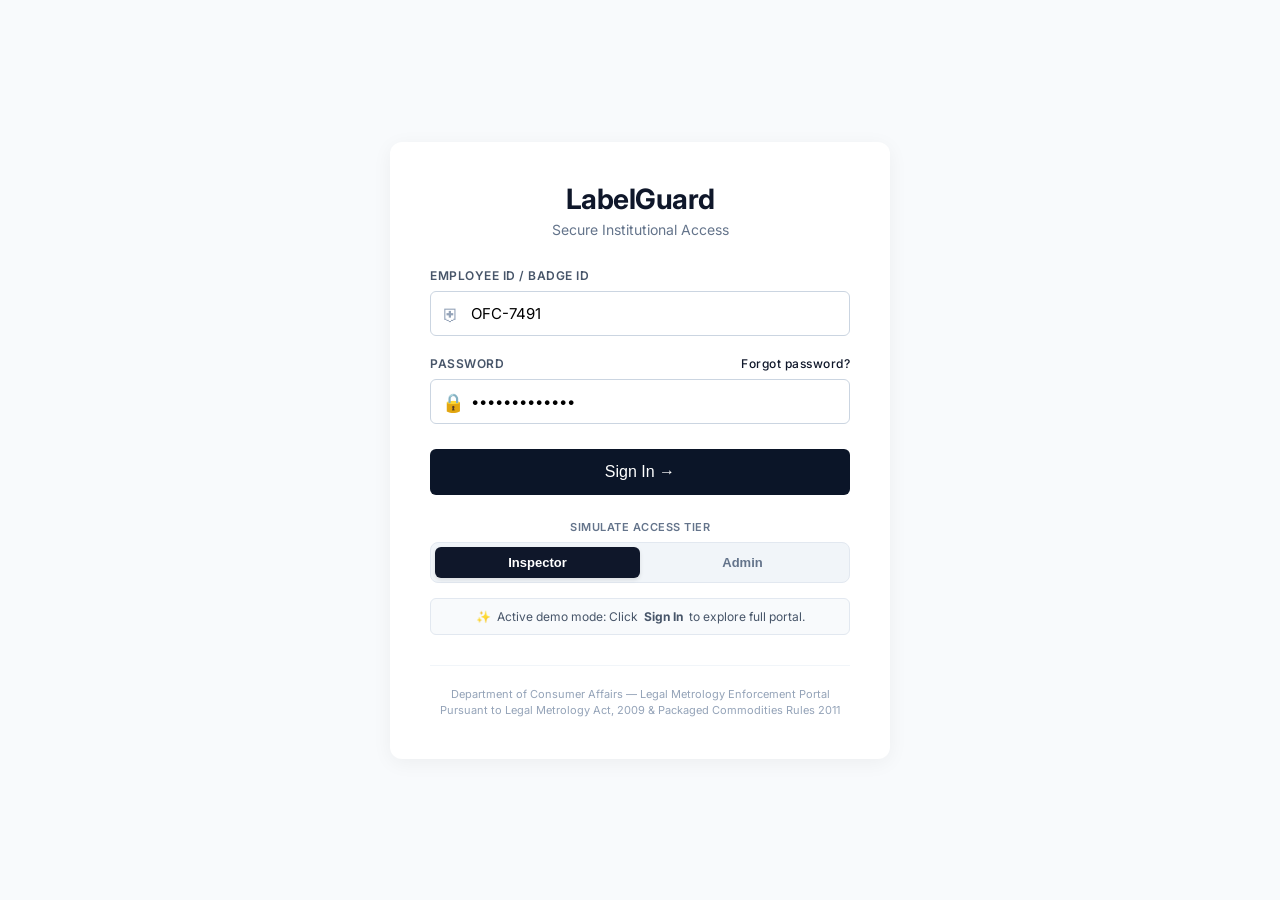
<file: index.html>
<!DOCTYPE html>
<html lang="en">
<head>
    <meta charset="UTF-8">
    <meta name="viewport" content="width=device-width, initial-scale=1.0">
    <title>LabelGuard Login</title>
    <style>
        @import url('https://fonts.googleapis.com/css2?family=Inter:wght@400;500;600;700&display=swap');
        
        body {
            font-family: 'Inter', sans-serif;
            background-color: #f8fafc;
            display: flex;
            justify-content: center;
            align-items: center;
            height: 100vh;
            margin: 0;
            color: #334155;
        }
        .login-container {
            background: #ffffff;
            width: 100%;
            max-width: 420px;
            padding: 40px;
            border-radius: 12px;
            box-shadow: 0 4px 20px rgba(0, 0, 0, 0.05);
            text-align: center;
        }
        .logo-title {
            font-size: 28px;
            font-weight: 700;
            color: #0f172a;
            margin: 0;
            letter-spacing: -0.5px;
        }
        .subtitle {
            font-size: 14px;
            color: #64748b;
            margin-top: 5px;
            margin-bottom: 30px;
        }
        .input-group {
            text-align: left;
            margin-bottom: 20px;
            position: relative;
        }
        .input-group label {
            display: flex;
            justify-content: space-between;
            font-size: 12px;
            font-weight: 600;
            color: #475569;
            margin-bottom: 8px;
            text-transform: uppercase;
            letter-spacing: 0.5px;
        }
        .forgot-link {
            text-transform: none;
            color: #0f172a;
            text-decoration: none;
            font-weight: 500;
        }
        .forgot-link:hover {
            text-decoration: underline;
        }
        .input-group input {
            width: 100%;
            padding: 12px 12px 12px 40px;
            border: 1px solid #cbd5e1;
            border-radius: 6px;
            font-size: 15px;
            box-sizing: border-box;
            outline: none;
            transition: border-color 0.2s;
            font-family: 'Inter', sans-serif;
        }
        .input-group input:focus {
            border-color: #0f172a;
        }
        .input-icon {
            position: absolute;
            left: 12px;
            top: 36px;
            color: #94a3b8;
            font-size: 18px;
        }
        .submit-btn {
            width: 100%;
            background-color: #0b1528;
            color: #ffffff;
            padding: 14px;
            border: none;
            border-radius: 6px;
            font-size: 16px;
            font-weight: 500;
            cursor: pointer;
            transition: background-color 0.2s;
            margin-top: 5px;
        }
        .submit-btn:hover {
            background-color: #1e293b;
        }
        .submit-btn:disabled {
            background-color: #64748b;
            cursor: not-allowed;
        }
        
        /* Simulate Access Tier Widget Styling */
        .simulation-box {
            margin-top: 25px;
            text-align: center;
        }
        .simulation-label {
            font-size: 11px;
            color: #64748b;
            font-weight: 600;
            text-transform: uppercase;
            letter-spacing: 0.5px;
            display: block;
            margin-bottom: 8px;
        }
        .tier-toggle {
            display: inline-flex;
            background: #f1f5f9;
            padding: 4px;
            border-radius: 8px;
            border: 1px solid #e2e8f0;
            width: 100%;
            box-sizing: border-box;
        }
        .tier-btn {
            flex: 1;
            padding: 8px 0;
            font-size: 13px;
            font-weight: 600;
            border: none;
            border-radius: 6px;
            cursor: pointer;
            transition: all 0.2s;
            background: transparent;
            color: #64748b;
        }
        .tier-btn.active {
            background: #0f172a;
            color: white;
            box-shadow: 0 2px 4px rgba(0,0,0,0.1);
        }
        .demo-notice {
            margin-top: 15px;
            font-size: 12px;
            color: #475569;
            background: #f8fafc;
            border: 1px solid #e2e8f0;
            padding: 10px;
            border-radius: 6px;
            display: flex;
            align-items: center;
            justify-content: center;
            gap: 6px;
        }
        
        .footer-text {
            font-size: 11px;
            color: #94a3b8;
            margin-top: 30px;
            line-height: 1.5;
            border-top: 1px solid #f1f5f9;
            padding-top: 20px;
        }
        #alert-box {
            margin-top: 15px;
            padding: 10px;
            border-radius: 6px;
            font-size: 13px;
            display: none;
            text-align: left;
        }
        .success { background-color: #dcfce7; color: #166534; border: 1px solid #bbf7d0; }
        .error { background-color: #fee2e2; color: #991b1b; border: 1px solid #fecaca; }
    </style>
</head>
<body>

<div class="login-container">
    <h1 class="logo-title">LabelGuard</h1>
    <p class="subtitle">Secure Institutional Access</p>

    <!-- Login Form -->
    <form id="loginForm" onsubmit="handleLogin(event)">
        <div class="input-group">
            <label for="employee_id">Employee ID / Badge ID</label>
            <span class="input-icon">⛨</span>
            <input type="text" id="employee_id" value="OFC-7491" required>
        </div>

        <div class="input-group">
            <label for="password">
                Password
                <a href="#" class="forgot-link">Forgot password?</a>
            </label>
            <span class="input-icon">🔒</span>
            <input type="password" id="password" value="inspectorpass" placeholder="••••••••" required>
        </div>

        <button type="submit" class="submit-btn" id="submitBtn">Sign In &rarr;</button>
    </form>

    <!-- Simulate Access Tier Widget -->
    <div class="simulation-box">
        <span class="simulation-label">Simulate Access Tier</span>
        <div class="tier-toggle">
            <button type="button" id="inspectorBtn" class="tier-btn active" onclick="setRole('inspector')">Inspector</button>
            <button type="button" id="adminBtn" class="tier-btn" onclick="setRole('admin')">Admin</button>
        </div>
    </div>

    <div class="demo-notice">
        <span>✨</span> Active demo mode: Click <b>Sign In</b> to explore full portal.
    </div>

    <div id="alert-box"></div>

    <div class="footer-text">
        Department of Consumer Affairs — Legal Metrology Enforcement Portal<br>
        Pursuant to Legal Metrology Act, 2009 & Packaged Commodities Rules 2011
    </div>
</div>

<script>
    // Toggle role button styles and auto-fill credentials
    function setRole(role) {
        const inspectorBtn = document.getElementById('inspectorBtn');
        const adminBtn = document.getElementById('adminBtn');
        const employeeIdInput = document.getElementById('employee_id');
        const passwordInput = document.getElementById('password');

        if (role === 'inspector') {
            inspectorBtn.classList.add('active');
            adminBtn.classList.remove('active');
            employeeIdInput.value = "OFC-7491";
            passwordInput.value = "inspectorpass";
        } else {
            adminBtn.classList.add('active');
            inspectorBtn.classList.remove('active');
            employeeIdInput.value = "ADM-9002";
            passwordInput.value = "adminpass123";
        }
    }

    async function handleLogin(event) {
        event.preventDefault();

        const submitBtn = document.getElementById('submitBtn');
        const alertBox = document.getElementById('alert-box');

        // Reset alert box and set loading button state
        alertBox.style.display = 'none';
        submitBtn.disabled = true;
        submitBtn.innerText = "Signing In...";

        // 1. Get field values
        const employeeId = document.getElementById('employee_id').value;
        const password = document.getElementById('password').value;

        // 2. Format request as x-www-form-urlencoded
        const payload = new URLSearchParams();
        payload.append('username', employeeId);
        payload.append('password', password);

        try {
            const response = await fetch('/login', {
                method: 'POST',
                headers: {
                    'Content-Type': 'application/x-www-form-urlencoded'
                },
                body: payload
            });

            const data = await response.json();

            if (response.ok) {
                localStorage.setItem('access_token', data.access_token);
                
                try {
                    // Safe token parsing
                    const tokenPayload = JSON.parse(atob(data.access_token.split('.')[1]));
                    
                    if (tokenPayload.role === "Admin") {
                        window.location.href = "/admin-dashboard";
                    } else {
                        window.location.href = "/inspector-dashboard";
                    }
                } catch (parseError) {
                    console.error("Token decoding error:", parseError);
                    // Fallback redirect if payload parsing fails
                    window.location.href = "/admin-dashboard";
                }
            } else {
                let errorMessage = "Login failed.";
                if (typeof data.detail === "string") {
                    errorMessage = data.detail;
                } else if (Array.isArray(data.detail)) {
                    errorMessage = data.detail.map(err => `${err.loc[1]}: ${err.msg}`).join(", ");
                }
                
                showAlert(errorMessage, "error");
            }
        } 
        catch (err) {
            showAlert("Server connection failed.", "error");
        } 
        finally {
            submitBtn.innerText = "Sign In →";
            submitBtn.disabled = false;
        }
    }

    function showAlert(message, type) {
        const alertBox = document.getElementById('alert-box');
        alertBox.innerText = message;
        alertBox.className = type;
        alertBox.style.display = 'block';
    }
</script>

</body>
</html>
</file>
